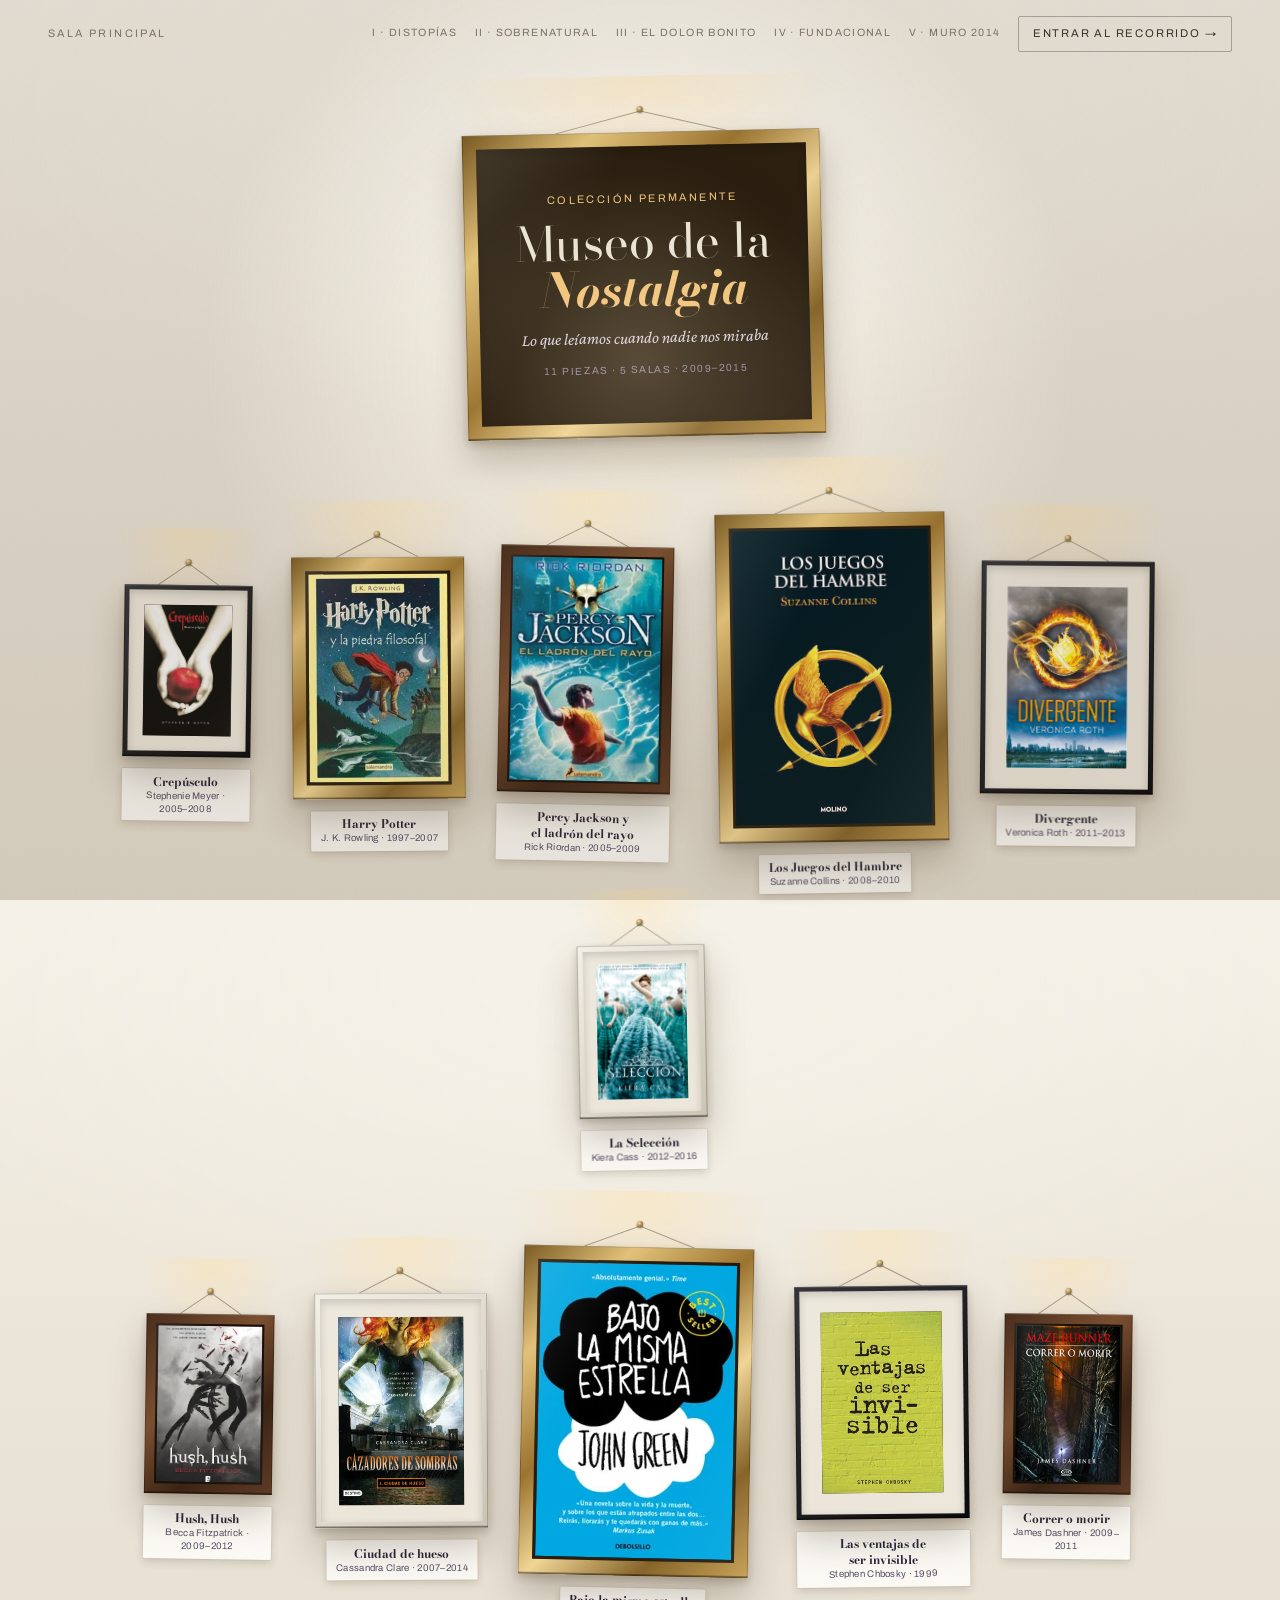
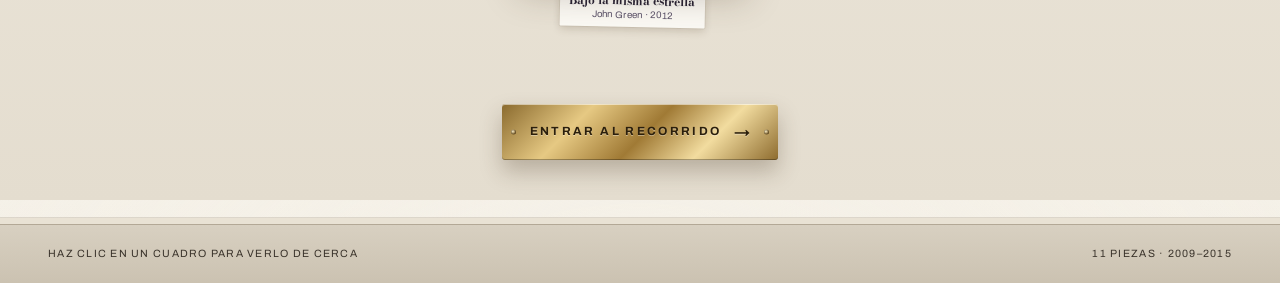
<file: index.html>
<!doctype html>
<html lang="es">
<head>
<meta charset="utf-8">
<meta name="viewport" content="width=device-width, initial-scale=1, viewport-fit=cover">
<title>Museo de la Nostalgia</title>
<meta name="description" content="Museo virtual de la literatura juvenil que marcó a la generación de Wattpad, 2009–2015.">
<link rel="preconnect" href="https://fonts.googleapis.com">
<link rel="preconnect" href="https://fonts.gstatic.com" crossorigin>
<link rel="stylesheet" href="https://fonts.googleapis.com/css2?family=Bodoni+Moda:ital,opsz,wght@0,6..96,400;0,6..96,500;0,6..96,700;1,6..96,400;1,6..96,700&family=Crimson+Pro:ital,wght@0,400;0,500;1,400&family=Archivo:wght@400;500;700&display=swap">
<link rel="stylesheet" href="base.css?v=4">
<link rel="stylesheet" href="pared.css?v=4">
</head>
<body>

<div class="linterna" aria-hidden="true"></div>

<header class="barra-pared">
  <p class="kicker">Sala principal</p>
  <nav class="menu-pared" aria-label="Salas del museo">
    <a href="recorrido.html#sala-distopias">I · Distopías</a>
    <a href="recorrido.html#sala-sobrenatural">II · Sobrenatural</a>
    <a href="recorrido.html#sala-dolor">III · El dolor bonito</a>
    <a href="recorrido.html#sala-fundacional">IV · Fundacional</a>
    <a href="muro.html">V · Muro 2014</a>
    <a class="ir-recorrido" href="recorrido.html">Entrar al recorrido <span aria-hidden="true">→</span></a>
  </nav>
</header>

<!-- Los cuadros se cuelgan desde js/pared.js con los datos de js/coleccion.js -->
<main class="pared" id="pared" aria-label="Pared de la colección"></main>

<footer class="zocalo">
  <p>Haz clic en un cuadro para verlo de cerca</p>
  <p id="conteo"></p>
</footer>

<script src="coleccion.js?v=4"></script>
<script src="portada.js?v=4"></script>
<script src="pared.js?v=4"></script>
</body>
</html>
</file>
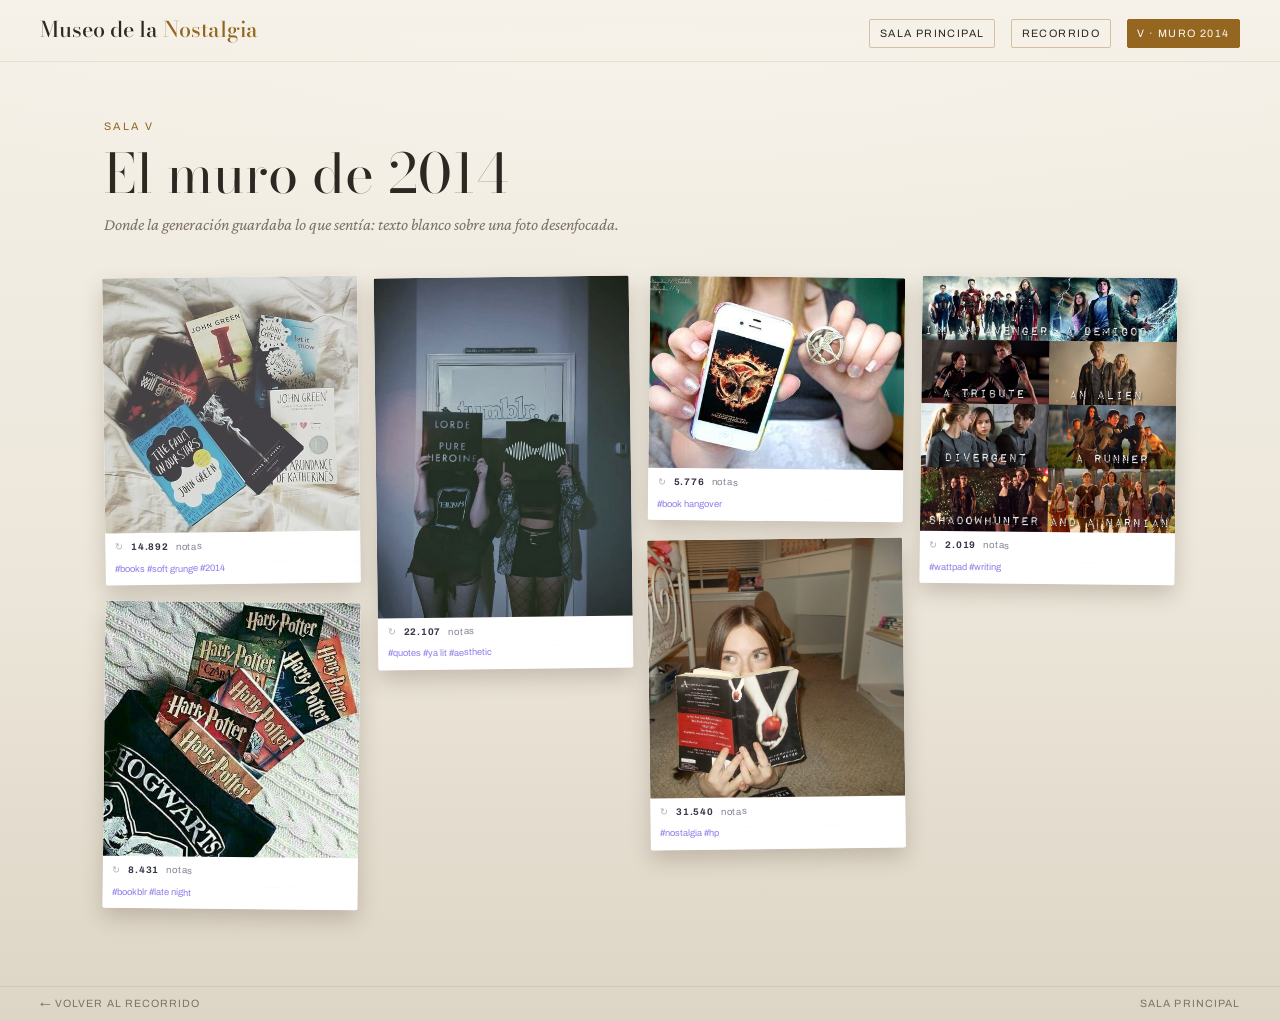
<file: muro.html>
<!doctype html>
<html lang="es">
<head>
<meta charset="utf-8">
<meta name="viewport" content="width=device-width, initial-scale=1, viewport-fit=cover">
<title>Muro 2014 · Museo de la Nostalgia</title>
<meta name="description" content="Sala V del Museo de la Nostalgia: el muro de Tumblr de 2014.">
<link rel="preconnect" href="https://fonts.googleapis.com">
<link rel="preconnect" href="https://fonts.gstatic.com" crossorigin>
<link rel="stylesheet" href="https://fonts.googleapis.com/css2?family=Bodoni+Moda:ital,opsz,wght@0,6..96,400;0,6..96,500;0,6..96,700;1,6..96,400;1,6..96,700&family=Crimson+Pro:ital,wght@0,400;0,500;1,400&family=Archivo:wght@400;500;700&display=swap">
<link rel="stylesheet" href="base.css?v=4">
<link rel="stylesheet" href="recorrido.css?v=4">
<link rel="stylesheet" href="muro.css?v=4">
</head>
<body>

<header class="barra">
  <a class="marca" href="index.html" title="Volver a la sala principal">Museo de la <em>Nostalgia</em></a>
  <nav class="menu" aria-label="Menú del museo">
    <a class="menu-link" href="index.html">Sala principal</a>
    <a class="menu-link" href="recorrido.html">Recorrido</a>
    <a class="menu-link activo" href="muro.html" aria-current="page">V · Muro 2014</a>
  </nav>
</header>

<main class="sala-muro">
  <header class="cabeza-muro">
    <p class="kicker" id="muro-num"></p>
    <h1 id="muro-nombre"></h1>
    <p class="lema" id="muro-lema"></p>
  </header>
  <!-- Las fotos se cuelgan desde muro.js con los datos de coleccion.js -->
  <div class="tablero" id="tablero"></div>
  <p class="cita" id="muro-nota" hidden></p>
</main>

<footer class="pie">
  <a class="volver" href="recorrido.html">← Volver al recorrido</a>
  <a class="volver" href="index.html">Sala principal</a>
</footer>

<script src="coleccion.js?v=4"></script>
<script src="muro.js?v=4"></script>
</body>
</html>
</file>
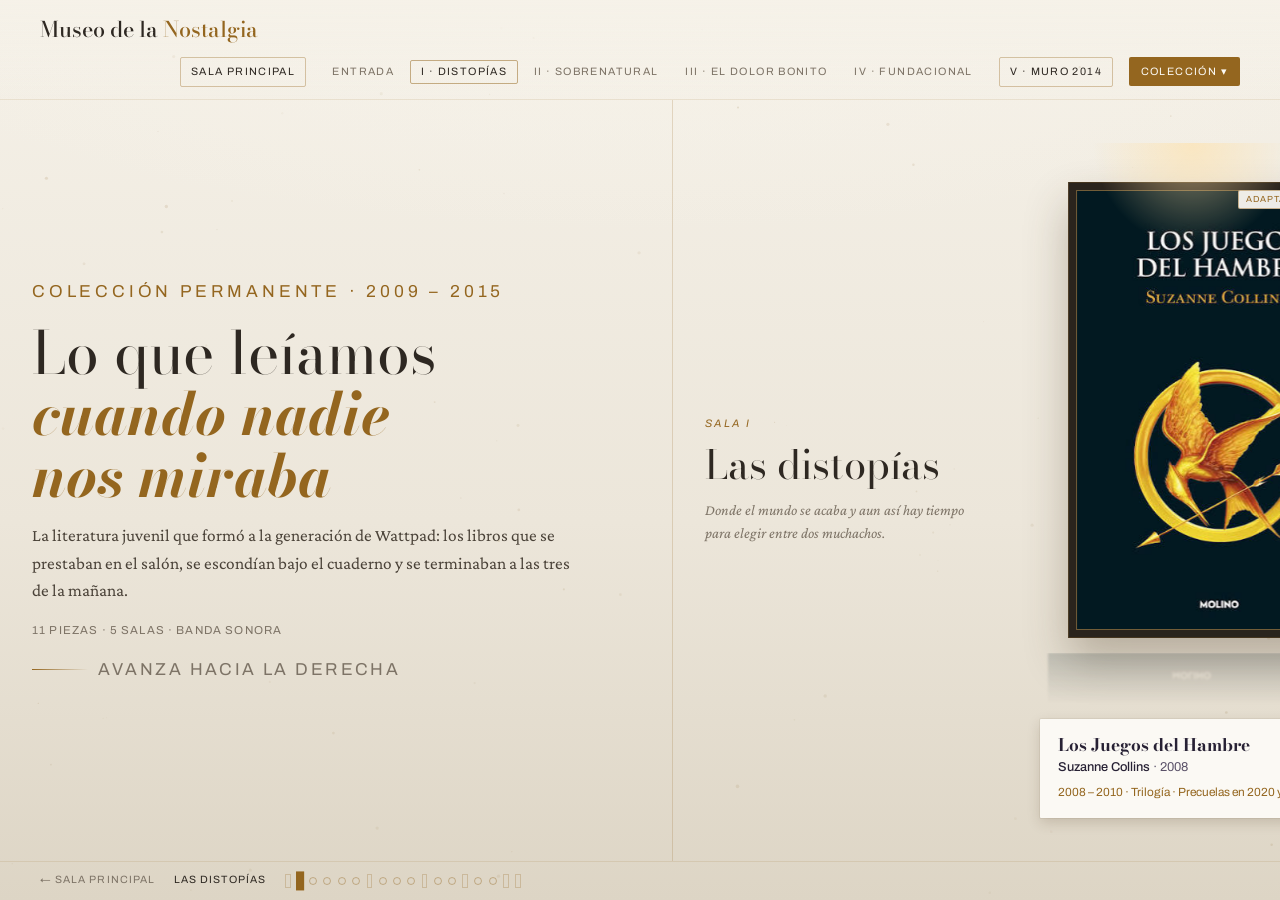
<file: recorrido.html>
<!doctype html>
<html lang="es">
<head>
<meta charset="utf-8">
<meta name="viewport" content="width=device-width, initial-scale=1, viewport-fit=cover">
<title>Recorrido · Museo de la Nostalgia</title>
<meta name="description" content="Recorrido por las salas del Museo de la Nostalgia: literatura juvenil de 2009 a 2015.">
<link rel="preconnect" href="https://fonts.googleapis.com">
<link rel="preconnect" href="https://fonts.gstatic.com" crossorigin>
<link rel="stylesheet" href="https://fonts.googleapis.com/css2?family=Bodoni+Moda:ital,opsz,wght@0,6..96,400;0,6..96,500;0,6..96,700;1,6..96,400;1,6..96,700&family=Crimson+Pro:ital,wght@0,400;0,500;1,400&family=Archivo:wght@400;500;700&display=swap">
<link rel="stylesheet" href="base.css?v=4">
<link rel="stylesheet" href="recorrido.css?v=4">
</head>
<body>

<canvas id="polvo" aria-hidden="true"></canvas>

<header class="barra">
  <a class="marca" href="index.html" title="Volver a la sala principal">Museo de la <em>Nostalgia</em></a>
  <nav class="menu" aria-label="Menú del museo">
    <a class="menu-link" href="index.html">Sala principal</a>
    <div class="salas" id="salas"></div>
    <a class="menu-link" href="muro.html">V · Muro 2014</a>
    <details class="indice" id="indice">
      <summary>Colección</summary>
      <ul class="indice-lista" id="indice-lista"></ul>
    </details>
  </nav>
</header>

<!-- Las salas se arman desde js/coleccion.js -->
<main class="sala" id="sala" tabindex="0" aria-label="Recorrido del museo"></main>

<footer class="pie">
  <a class="volver" href="index.html">← Sala principal</a>
  <span id="ubicacion">Entrada</span>
  <div class="plano" id="plano" role="group" aria-label="Plano del museo"></div>
</footer>

<div class="vitrina" id="vitrina" role="dialog" aria-modal="true" aria-labelledby="vitrina-titulo" data-abierta="false">
  <button class="cerrar" id="cerrar" type="button" aria-label="Cerrar pieza">✕</button>
  <div class="vitrina-caja">
    <div class="vitrina-marco" id="vitrina-marco"></div>
    <div class="vitrina-texto">
      <p class="num" id="vitrina-sala"></p>
      <h2 id="vitrina-titulo"></h2>
      <p class="credito" id="vitrina-credito"></p>
      <p class="saga" id="vitrina-saga"></p>
      <div id="vitrina-cuerpo"></div>

      <section class="bloque" id="bloque-autor">
        <h4>El autor</h4>
        <div class="autor-cabeza">
          <img class="autor-foto" id="autor-foto" alt="" hidden>
          <div>
            <p class="autor-nombre" id="autor-nombre"></p>
            <p class="film-meta" id="autor-origen"></p>
          </div>
        </div>
        <p id="autor-texto"></p>
        <p class="film-meta" id="autor-obras"></p>
      </section>

      <section class="bloque">
        <h4>La adaptación</h4>
        <p id="vitrina-film"></p>
        <p class="film-meta" id="vitrina-film-meta"></p>
      </section>

      <section class="bloque" id="bloque-pistas">
        <h4>Banda sonora</h4>
        <div class="spotify" id="vitrina-spotify" hidden></div>
        <ul class="pistas" id="vitrina-pistas"></ul>
      </section>

      <section class="bloque">
        <h4>Ficha técnica</h4>
        <dl class="ficha" id="vitrina-ficha"></dl>
      </section>

      <div class="acciones">
        <button type="button" id="anterior">← Pieza anterior</button>
        <button type="button" id="siguiente">Siguiente pieza →</button>
      </div>
    </div>
  </div>
</div>

<script src="coleccion.js?v=4"></script>
<script src="portada.js?v=4"></script>
<script src="recorrido.js?v=4"></script>
</body>
</html>
</file>
<file: base.css>
/* ==========================================================================
   MUSEO DE LA NOSTALGIA · base compartida por las dos páginas
   Tema único y deliberado: museo de noche (no se invierte en modo claro).
   Cambiar la paleta del museo entero = cambiar estas variables.
   ========================================================================== */

:root {
  --muro: #15121d;
  --muro-alto: #1f1a2b;
  --piso: #0c0a12;
  --luz: #f0c279;
  --cartela: #e9e3d5;
  --tinta: #272134;
  --tinta-suave: #5a5168;
  --texto: #d9d3e3;
  --tenue: #8d85a1;
  --acento: #c8657e;

  --display: "Bodoni Moda", "Didot", Georgia, serif;
  --cuerpo: "Crimson Pro", Georgia, serif;
  --util: "Archivo", "Helvetica Neue", Arial, sans-serif;

  --grano: url("data:image/svg+xml,%3Csvg xmlns='http://www.w3.org/2000/svg' width='140' height='140'%3E%3Cfilter id='n'%3E%3CfeTurbulence type='fractalNoise' baseFrequency='.85' numOctaves='3' stitchTiles='stitch'/%3E%3C/filter%3E%3Crect width='140' height='140' filter='url(%23n)' opacity='.55'/%3E%3C/svg%3E");

  color-scheme: dark;
}

*, *::before, *::after { box-sizing: border-box; }

html { height: 100%; }

body {
  margin: 0;
  color: var(--texto);
  background: var(--muro);
  font-family: var(--cuerpo);
  font-size: 16px;
  line-height: 1.6;
  -webkit-font-smoothing: antialiased;
}

img { max-width: 100%; }
[hidden] { display: none !important; }
:focus-visible { outline: 2px solid var(--luz); outline-offset: 3px; }

.kicker {
  font-family: var(--util);
  font-size: .68rem;
  letter-spacing: .22em;
  text-transform: uppercase;
  color: var(--luz);
  margin: 0;
}

/* --------------------------------------------------------------------------
   LIENZOS: la obra abstracta de cada pieza (y el soporte de su portada)
   -------------------------------------------------------------------------- */
.lienzo {
  position: relative;
  display: block;
  overflow: hidden;
  background: linear-gradient(165deg, var(--c1), var(--c2));
}
.lienzo::before { content: ""; position: absolute; inset: 0; opacity: .85; }
.lienzo::after {
  content: ""; position: absolute; inset: 0;
  background: radial-gradient(ellipse at 50% 0%, rgba(255,255,255,.18), transparent 66%);
}

.m-brasas::before { background: radial-gradient(circle at 30% 80%, rgba(255,190,90,.75) 0 6%, transparent 7%), radial-gradient(circle at 62% 62%, rgba(255,150,60,.6) 0 4%, transparent 5%), radial-gradient(circle at 46% 38%, rgba(255,225,170,.5) 0 3%, transparent 4%), radial-gradient(circle at 72% 86%, rgba(255,170,70,.5) 0 5%, transparent 6%); }
.m-anillos::before { background: repeating-radial-gradient(circle at 50% 55%, transparent 0 16px, rgba(255,255,255,.22) 16px 17px); }
.m-rejilla::before { background: repeating-linear-gradient(90deg, transparent 0 22px, rgba(255,255,255,.18) 22px 23px), repeating-linear-gradient(0deg, transparent 0 22px, rgba(255,255,255,.12) 22px 23px); }
.m-seda::before { background: repeating-linear-gradient(115deg, rgba(255,255,255,.14) 0 2px, transparent 2px 16px); }
.m-luna::before { background: radial-gradient(circle at 50% 36%, rgba(255,255,255,.55) 0 18%, transparent 19%), radial-gradient(circle at 62% 30%, var(--c1) 0 17%, transparent 18%); }
.m-trazos::before { background: repeating-linear-gradient(58deg, rgba(255,255,255,.2) 0 1px, transparent 1px 13px), repeating-linear-gradient(-58deg, rgba(255,255,255,.1) 0 1px, transparent 1px 19px); }
.m-ala::before { background: conic-gradient(from 210deg at 50% 70%, transparent 0 18%, rgba(255,255,255,.2) 25%, transparent 40%, rgba(255,255,255,.14) 55%, transparent 70%); }
.m-horizonte::before { background: linear-gradient(0deg, rgba(0,0,0,.45) 0 34%, transparent 34%), radial-gradient(circle at 50% 34%, rgba(255,255,255,.4) 0 9%, transparent 10%); }
.m-arco::before { background: radial-gradient(circle at 50% 110%, transparent 0 44%, rgba(255,255,255,.28) 44% 46%, transparent 47%), radial-gradient(circle at 50% 110%, transparent 0 64%, rgba(255,255,255,.16) 64% 66%, transparent 67%); }

/* Foto de portada: cubre la obra abstracta cuando existe */
.lienzo .portada {
  position: absolute; inset: 0; z-index: 2;
  width: 100%; height: 100%;
  object-fit: cover;
}

@media (prefers-reduced-motion: reduce) {
  *, *::before, *::after {
    animation-duration: .01ms !important;
    animation-iteration-count: 1 !important;
    transition-duration: .01ms !important;
    scroll-behavior: auto !important;
  }
}
</file>
<file: pared.css>
/* ==========================================================================
   SALA PRINCIPAL · la pared
   Colgado tipo salón: cuadros de distintos tamaños y molduras alineados
   por una línea central, cada uno con su alambre, su clavo y su luz.
   Una linterna sigue al cursor por la pared.
   ========================================================================== */

/* Pared de museo: pintura blanco hueso, luz cálida de techo */
:root {
  --pared: #ece6da;
  --pared-clara: #f5f1e8;
  --pared-sombra: #d8d0c1;
  --pared-tinta: #3a332b;
  --pared-tenue: #7d7366;
  --sombra-cuadro: rgba(70,52,30,.28);
  color-scheme: light;
}

body {
  min-height: 100vh;
  overflow-x: clip;
  display: flex;
  flex-direction: column;
  color: var(--pared-tinta);
  background:
    radial-gradient(ellipse 85% 55% at 50% 10%, var(--pared-clara), transparent 70%),
    linear-gradient(180deg, var(--pared-clara) 0%, var(--pared) 45%, #e4ddcf 100%);
  background-color: var(--pared);
}
/* textura de muro pintado */
body::before {
  content: ""; position: fixed; inset: 0; z-index: 0; pointer-events: none;
  background-image: var(--grano); opacity: .05; mix-blend-mode: multiply;
}

/* linterna: luz cálida que sigue al cursor, la pared se apaga apenas en los bordes */
.linterna {
  position: fixed; inset: 0; z-index: 5; pointer-events: none;
  background: radial-gradient(circle clamp(18rem, 34vw, 32rem) at var(--x, 50%) var(--y, 40%),
    rgba(255,236,200,.22), rgba(255,236,200,0) 45%, rgba(90,70,45,.12) 100%);
}

/* ---------- cabecera ---------- */
.barra-pared {
  position: relative; z-index: 6;
  display: flex; flex-wrap: wrap; align-items: center; justify-content: space-between; gap: .6rem 1.5rem;
  padding-block: 1rem;
  padding-inline: clamp(16px, 4vw, 3rem);
}
.barra-pared .kicker { color: var(--pared-tenue); }
.ir-recorrido {
  font-family: var(--util); font-size: .7rem; letter-spacing: .16em; text-transform: uppercase;
  color: var(--pared-tinta); text-decoration: none;
  border: 1px solid rgba(58,51,43,.35); border-radius: 2px; padding: .5rem .85rem;
  transition: background .25s, color .25s;
}
.ir-recorrido:hover { background: var(--pared-tinta); color: var(--pared-clara); }

/* ---------- la pared ---------- */
.pared {
  position: relative; z-index: 1; flex: 1;
  overflow-x: clip;
  display: flex; flex-direction: column; align-items: center;
  gap: clamp(3.5rem, 6vw, 5.5rem);
  padding-block: clamp(2.5rem, 5vw, 4rem) clamp(3rem, 5vw, 4.5rem);
  padding-inline: clamp(16px, 4vw, 3rem);
}
.fila {
  display: flex; flex-wrap: wrap; justify-content: center; align-items: center;
  gap: clamp(3rem, 4vw, 4rem) clamp(1.4rem, 3vw, 3rem);
  max-width: 86rem;
}

/* ---------- el cuadro ---------- */
.cuadro {
  --ancho: 10rem;
  position: relative;
  display: flex; flex-direction: column; align-items: center; gap: .75rem;
  width: var(--ancho);
  color: inherit; text-decoration: none;
  transform: rotate(var(--giro, 0deg));
  transform-origin: 50% -1.4rem;               /* gira desde el clavo */
  transition: transform .6s cubic-bezier(.2,.7,.3,1);
  animation: colgar 1.2s cubic-bezier(.3,1.3,.5,1) backwards;
  animation-delay: calc(var(--i, 0) * 70ms);
}
.cuadro[data-tam="s"]  { --ancho: clamp(6.5rem, 10vw, 9rem); }
.cuadro[data-tam="m"]  { --ancho: clamp(8rem, 13.5vw, 12rem); }
.cuadro[data-tam="l"]  { --ancho: clamp(10rem, 18vw, 16rem); }
.cuadro[data-tam="xl"] { --ancho: clamp(16rem, 30vw, 26rem); }

@keyframes colgar {
  0%   { transform: translateY(-.9rem) rotate(calc(var(--giro, 0deg) * -3 + 2deg)); }
  55%  { transform: translateY(0) rotate(calc(var(--giro, 0deg) * 1.8)); }
  100% { transform: rotate(var(--giro, 0deg)); }
}

a.cuadro:hover, a.cuadro:focus-visible { transform: rotate(0deg) translateY(-3px); }

/* luz de cuadro sobre la pared */
.cuadro::before {
  content: ""; position: absolute; top: -3.5rem; left: 50%; z-index: -1;
  width: 160%; height: 75%; transform: translateX(-50%); pointer-events: none;
  background: radial-gradient(ellipse 48% 62% at 50% 0%, rgba(255,226,170,.55), transparent 72%);
  transition: opacity .4s; opacity: .8;
}
a.cuadro:hover::before, a.cuadro:focus-visible::before { opacity: 1; }

/* alambre y clavo */
.colgador {
  position: absolute; top: -1.45rem; left: 50%; transform: translateX(-50%);
  width: 52%; height: 1.45rem; pointer-events: none;
}
.colgador svg { display: block; width: 100%; height: 100%; overflow: visible; }
.colgador polyline { fill: none; stroke: rgba(80,66,48,.45); stroke-width: 1; }
.colgador i {
  position: absolute; top: -.18rem; left: 50%; transform: translateX(-50%);
  width: .38rem; height: .38rem; border-radius: 50%;
  background: radial-gradient(circle at 35% 35%, #f3dfae, #8a6a2e 70%);
  box-shadow: 0 1px 2px rgba(0,0,0,.6);
}

/* moldura */
.marco {
  --grosor: .5rem;
  --moldura: #222;
  --paspartu: 0;
  position: relative; display: block; width: 100%;
  padding: var(--grosor);
  background: var(--moldura);
  box-shadow:
    0 1.2rem 2.2rem var(--sombra-cuadro),
    0 .25rem .5rem rgba(70,52,30,.22),
    inset 0 1px 0 rgba(255,255,255,.22),
    inset 0 -2px 0 rgba(0,0,0,.35),
    inset 0 0 0 1px rgba(0,0,0,.25);
}
/* vidrio: un reflejo diagonal sobre la foto */
.marco::after {
  content: ""; position: absolute; inset: var(--grosor); z-index: 3; pointer-events: none;
  background: linear-gradient(118deg, rgba(255,255,255,.11) 0%, rgba(255,255,255,0) 32%, rgba(255,255,255,0) 72%, rgba(255,255,255,.05) 100%);
}
.cuadro[data-marco="dorado"] .marco {
  --grosor: clamp(.55rem, 1.1vw, .95rem);
  --moldura: linear-gradient(135deg, #7a5a22 0%, #e2c27a 20%, #9b7430 42%, #f0d595 60%, #86642a 80%, #c9a35a 100%);
}
.cuadro[data-marco="negro"] .marco {
  --grosor: .32rem;
  --moldura: linear-gradient(135deg, #34343a, #0b0b0d);
  --paspartu: 13%;
}
.cuadro[data-marco="blanco"] .marco {
  --grosor: .38rem;
  --moldura: linear-gradient(135deg, #f4f0e7, #cbc4b3);
  --paspartu: 11%;
}
.cuadro[data-marco="madera"] .marco {
  --grosor: .62rem;
  --moldura: linear-gradient(135deg, #4a2e1c, #7a4f31 38%, #3b2414 68%, #5e3b24);
}

/* paspartú: el cartón claro entre moldura y foto */
.paspartu {
  display: block;
  padding: var(--paspartu);
  background: #ece6da;
  box-shadow: inset 0 .2rem .5rem rgba(0,0,0,.18);
}
.cuadro[data-marco="dorado"] .paspartu { padding: 3px; background: #2a1f10; }
.cuadro[data-marco="madera"] .paspartu { padding: 2px; background: #1c120b; }

.cuadro .lienzo { aspect-ratio: 2 / 3; width: 100%; }

/* título visible solo mientras no haya foto de portada */
.lienzo-titulo {
  position: absolute; left: 0; right: 0; bottom: 0; z-index: 1;
  padding: .7rem .6rem .65rem;
  font-family: var(--display); font-weight: 500; font-style: italic;
  font-size: clamp(.72rem, 1.1vw, .95rem); line-height: 1.15;
  color: var(--cartela); text-align: center; text-wrap: balance;
  background: linear-gradient(0deg, rgba(0,0,0,.5), transparent);
}
.con-foto .lienzo-titulo { display: none; }

/* cartelita bajo cada cuadro */
.cuadro .cartela {
  max-width: 100%;
  display: flex; flex-direction: column; align-items: center;
  background: #fbf9f4; color: var(--tinta-suave);
  padding: .32rem .6rem .36rem; border-radius: 1px;
  box-shadow: 0 .2rem .5rem rgba(70,52,30,.18), 0 0 0 1px rgba(70,52,30,.06);
  font-family: var(--util); font-size: .6rem; line-height: 1.35; letter-spacing: .03em;
  text-align: center;
}
.cuadro .cartela b {
  font-family: var(--display); font-weight: 700; font-size: .74rem; letter-spacing: 0;
  color: var(--tinta); text-wrap: balance;
}

/* ---------- cuadros especiales ---------- */
.placa .paspartu {
  padding: 0;
  background: radial-gradient(ellipse at 50% 0%, #2e2542, #120e1b 78%);
}
.placa-contenido {
  display: flex; flex-direction: column; align-items: center; gap: .7rem;
  padding: clamp(1.5rem, 3.2vw, 2.6rem) clamp(1rem, 2.5vw, 2rem);
  text-align: center;
}
.placa h1 {
  margin: 0; font-family: var(--display); font-weight: 300;
  font-size: clamp(1.9rem, 3.7vw, 3.2rem); line-height: 1;
  color: var(--cartela); text-wrap: balance;
}
.placa h1 em { display: block; font-style: italic; font-weight: 700; color: var(--luz); }
.placa .lema { margin: 0; font-style: italic; font-size: clamp(.92rem, 1.3vw, 1.06rem); color: var(--texto); }
.placa .meta { margin: 0; font-family: var(--util); font-size: .64rem; letter-spacing: .14em; text-transform: uppercase; color: var(--tenue); font-variant-numeric: tabular-nums; }

.texto-enmarcado {
  display: flex; flex-direction: column; align-items: center; justify-content: center; gap: .55rem;
  padding: clamp(1rem, 2vw, 1.5rem) .8rem;
  color: var(--tinta); text-align: center;
}
.anios {
  font-family: var(--display); font-weight: 300; font-size: clamp(1.4rem, 2.4vw, 2rem); line-height: 1;
  display: flex; flex-direction: column; align-items: center; gap: .15rem;
  font-variant-numeric: lining-nums;
}
.anios i { font-style: normal; font-size: .6em; color: var(--acento); }
.pie-texto {
  font-family: var(--util); font-size: .56rem; letter-spacing: .16em; text-transform: uppercase;
  color: var(--tinta-suave);
}
.texto-enmarcado q {
  font-family: var(--cuerpo); font-style: italic; font-size: clamp(.84rem, 1.15vw, .98rem); line-height: 1.45;
  quotes: "«" "»"; text-wrap: balance;
}

/* placa de bronce para entrar */
.entrada-bronce { position: relative; z-index: 1; display: flex; justify-content: center; }
.placa-bronce {
  position: relative;
  display: inline-flex; align-items: center; gap: .8rem;
  padding: .95rem 1.7rem;
  border-radius: 3px;
  background: linear-gradient(135deg, #8a6a2e, #e6c983 28%, #a07a35 52%, #f2dc9f 74%, #8e6c2f);
  color: #2b1f0c; text-decoration: none;
  font-family: var(--util); font-weight: 700; font-size: .74rem; letter-spacing: .2em; text-transform: uppercase;
  text-shadow: 0 1px 0 rgba(255,255,255,.35);
  box-shadow: 0 .7rem 1.4rem var(--sombra-cuadro), inset 0 1px 0 rgba(255,255,255,.55), inset 0 -1px 0 rgba(0,0,0,.3);
  transition: filter .3s, transform .3s;
}
.placa-bronce::before, .placa-bronce::after {
  content: ""; position: absolute; top: 50%; width: .32rem; height: .32rem; border-radius: 50%;
  transform: translateY(-50%);
  background: radial-gradient(circle at 35% 35%, #fff2c9, #6f5220 75%);
  box-shadow: inset 0 0 0 1px rgba(0,0,0,.2);
}
.placa-bronce::before { left: .55rem; }
.placa-bronce::after { right: .55rem; }
.placa-bronce:hover, .placa-bronce:focus-visible { filter: brightness(1.12); transform: translateY(-2px); }
.placa-bronce span { font-size: 1rem; letter-spacing: 0; }

/* ---------- zócalo ---------- */
.zocalo {
  position: relative; z-index: 6;
  display: flex; flex-wrap: wrap; align-items: center; justify-content: space-between; gap: .5rem 1.5rem;
  padding-block: 1.3rem calc(1.3rem + env(safe-area-inset-bottom, 0px));
  padding-inline: clamp(16px, 4vw, 3rem);
  background: linear-gradient(180deg, var(--pared-sombra), #cbc2b1);
  border-top: 1px solid rgba(70,52,30,.18);
  box-shadow: 0 -6px 0 #e9e2d4, 0 -7px 0 rgba(70,52,30,.14);
  font-family: var(--util); font-size: .66rem; letter-spacing: .12em; text-transform: uppercase; color: var(--pared-tinta);
}
.zocalo p { margin: 0; }

/* sin cursor (celulares, tabletas): luz fija y suave */
@media (hover: none) {
  .linterna { background: radial-gradient(ellipse 90% 70% at 50% 35%, rgba(90,70,45,0) 55%, rgba(90,70,45,.1) 100%); }
}

/* ---------- celular ---------- */
@media (max-width: 640px) {
  .pared {
    flex-direction: row; flex-wrap: wrap; justify-content: center; align-items: flex-start;
    gap: 3.2rem 1.25rem;
  }
  .fila { display: contents; }
  .cuadro[data-tam] { --ancho: calc(50% - .625rem); }
  .cuadro.placa { --ancho: 100%; order: -2; }
  .entrada-bronce { width: 100%; order: -1; }
}

/* menú superior de la sala principal */
.menu-pared { display: flex; flex-wrap: wrap; align-items: center; gap: .3rem 1.1rem; }
.menu-pared a:not(.ir-recorrido) {
  font-family: var(--util); font-size: .66rem; letter-spacing: .13em; text-transform: uppercase;
  color: var(--pared-tenue); text-decoration: none; padding: .3rem 0; border-bottom: 1px solid transparent;
}
.menu-pared a:not(.ir-recorrido):hover { color: var(--pared-tinta); border-bottom-color: currentColor; }
.cuadro[data-tam="xl"] { --ancho: clamp(16rem, 28vw, 24rem); }
</file>
<file: recorrido.css>
/* ==========================================================================
   RECORRIDO · sala en scroll horizontal
   Muro con luz de cuadro, piso con reflejo, polvo en canvas y vitrina
   ampliada con adaptación, banda sonora y audioguía.
   ========================================================================== */

html, body { height: 100%; }

body {
  display: flex;
  flex-direction: column;
  overflow: hidden;
  background:
    radial-gradient(ellipse 120% 60% at 50% -10%, rgba(148,102,31,.07), transparent 60%),
    linear-gradient(180deg, var(--muro-alto) 0%, var(--muro) 46%, var(--piso) 100%);
  background-color: var(--muro);
}

#polvo { position: fixed; inset: 0; z-index: 0; pointer-events: none; opacity: .5; }

/* ---------- cabecera ---------- */
.barra {
  position: relative; z-index: 20; flex: 0 0 auto;
  display: flex; flex-wrap: wrap; align-items: baseline; gap: .6rem 1.5rem;
  padding-block: .8rem;
  padding-inline: clamp(16px, 4vw, 2.5rem);
  border-bottom: 1px solid rgba(148,102,31,.13);
  background: linear-gradient(180deg, rgba(31,26,43,.9), rgba(21,18,29,0));
}
.marca {
  font-family: var(--display); font-weight: 500;
  font-size: clamp(1.05rem, 2.4vw, 1.35rem);
  color: var(--cartela); text-decoration: none;
}
.marca em { font-style: normal; color: var(--luz); }
.marca:hover em { text-decoration: underline; text-underline-offset: 4px; }
.salas { display: flex; flex-wrap: wrap; gap: .35rem; margin-left: auto; min-width: 0; }
.salas button {
  font-family: var(--util); font-size: .67rem; letter-spacing: .13em; text-transform: uppercase;
  color: var(--tenue); background: none; border: 1px solid transparent; border-radius: 2px;
  padding: .33rem .6rem; cursor: pointer; transition: color .25s, border-color .25s;
}
.salas button:hover { color: var(--luz); border-color: rgba(148,102,31,.33); }
.salas button[aria-current="true"] { color: var(--cartela); border-color: rgba(148,102,31,.5); }

/* ---------- la sala ---------- */
.sala {
  position: relative; z-index: 2; flex: 1; min-height: 0;
  display: flex; align-items: stretch;
  overflow-x: auto; overflow-y: hidden;
  scroll-snap-type: x proximity; scroll-behavior: smooth;
  scrollbar-width: none;
}
.sala::-webkit-scrollbar { display: none; }
.panel {
  flex: 0 0 auto; scroll-snap-align: center; min-width: 0;
  display: flex; flex-direction: column; justify-content: center;
  padding: clamp(1rem, 2.5vw, 2rem) clamp(16px, 2.5vw, 2rem);
}

/* entrada */
.entrada { max-width: min(92vw, 42rem); gap: 1rem; }
.entrada h1 {
  font-family: var(--display); font-weight: 300;
  font-size: clamp(2rem, 5.6vw, 3.7rem); line-height: 1.04;
  margin: 0; color: var(--cartela); text-wrap: balance;
}
.entrada h1 span { display: block; font-weight: 700; font-style: italic; color: var(--luz); }
.entrada p { margin: 0; max-width: 34rem; font-size: clamp(.96rem, 1.5vw, 1.08rem); }
.entrada .meta { font-family: var(--util); font-size: .72rem; letter-spacing: .1em; color: var(--tenue); text-transform: uppercase; }
.avanza { display: flex; align-items: center; gap: .6rem; font-family: var(--util); font-size: .72rem; letter-spacing: .14em; text-transform: uppercase; color: var(--tenue); }
.avanza i { display: block; width: 3.5rem; height: 1px; background: linear-gradient(90deg, var(--luz), transparent); animation: deslizar 2.6s ease-in-out infinite; }
@keyframes deslizar { 0%, 100% { transform: translateX(0); opacity: .5; } 50% { transform: translateX(.5rem); opacity: 1; } }

/* rótulo de ala */
.rotulo { max-width: min(80vw, 21rem); gap: .7rem; border-left: 1px solid rgba(148,102,31,.2); }
.rotulo .num { font-family: var(--util); font-size: .68rem; letter-spacing: .22em; text-transform: uppercase; color: var(--luz); margin: 0; }
.rotulo h2 { font-family: var(--display); font-weight: 300; font-size: clamp(1.6rem, 3.8vw, 2.5rem); line-height: 1.1; margin: 0; color: var(--cartela); text-wrap: balance; }
.rotulo p { margin: 0; font-size: .93rem; color: var(--tenue); font-style: italic; }

/* ---------- pieza ---------- */
.pieza { width: min(84vw, 23rem); gap: .9rem; }
.obra {
  position: relative; display: block; width: 100%;
  padding: 2.4rem 0 0; border: 0; background: none;
  text-align: left; cursor: pointer; color: inherit;
}
.obra::before {
  content: ""; position: absolute; top: 0; left: 50%; transform: translateX(-50%);
  width: 78%; height: 9rem; pointer-events: none; z-index: 1;
  background: radial-gradient(ellipse 58% 100% at 50% 0%, rgba(148,102,31,.26), transparent 72%);
  transition: opacity .45s ease; opacity: .75;
}
.obra:hover::before, .obra:focus-visible::before { opacity: 1; }
.marco {
  position: relative; display: block; aspect-ratio: 2 / 3; max-width: 100%;
  border: 1px solid rgba(148,102,31,.26);
  box-shadow: 0 1.6rem 3.2rem rgba(0,0,0,.6), inset 0 0 0 7px var(--muro-alto), inset 0 0 0 8px rgba(148,102,31,.18);
  overflow: hidden; background: var(--muro-alto);
  transition: transform .5s cubic-bezier(.2,.7,.3,1), box-shadow .5s;
  will-change: transform;
}
.marco .lienzo { position: absolute; inset: 8px; }
.obra:hover .marco, .obra:focus-visible .marco {
  box-shadow: 0 2rem 4rem rgba(0,0,0,.65), 0 0 2.5rem rgba(148,102,31,.14), inset 0 0 0 7px var(--muro-alto), inset 0 0 0 8px rgba(148,102,31,.3);
}
.reflejo {
  height: 3.2rem; margin-top: 1px; overflow: hidden; pointer-events: none;
  -webkit-mask-image: linear-gradient(180deg, rgba(0,0,0,.42), transparent);
  mask-image: linear-gradient(180deg, rgba(0,0,0,.42), transparent);
}
.reflejo .lienzo { aspect-ratio: 2 / 3; margin-inline: 8px; transform: scaleY(-1); filter: blur(1px); }
.entrar {
  position: absolute; left: 50%; bottom: .8rem; z-index: 3;
  transform: translateX(-50%) translateY(.4rem);
  font-family: var(--util); font-size: .6rem; letter-spacing: .16em; text-transform: uppercase;
  color: var(--muro); background: var(--luz); padding: .35rem .7rem; border-radius: 2px;
  opacity: 0; transition: opacity .35s, transform .35s; white-space: nowrap;
}
.obra:hover .entrar, .obra:focus-visible .entrar { opacity: .95; transform: translateX(-50%) translateY(0); }
.sello {
  position: absolute; top: 2.9rem; right: .5rem; z-index: 3;
  font-family: var(--util); font-size: .55rem; letter-spacing: .12em; text-transform: uppercase;
  padding: .22rem .45rem; border-radius: 2px;
  border: 1px solid rgba(148,102,31,.45); background: rgba(21,18,29,.78); color: var(--luz);
}
.sello[data-estado="no"] { border-color: rgba(200,101,126,.6); color: var(--acento); }

/* cartela */
.cartela { background: var(--cartela); color: var(--tinta); padding: .85rem 1rem; border-radius: 1px; box-shadow: 0 .5rem 1.2rem rgba(0,0,0,.45); font-family: var(--util); }
.cartela h3 { font-family: var(--display); font-weight: 700; font-size: 1.08rem; line-height: 1.2; margin: 0 0 .12rem; text-wrap: balance; }
.autor { font-size: .8rem; color: var(--tinta-suave); margin: 0; }
.autor b { font-weight: 500; color: var(--tinta); }

/* ---------- vitrina (pieza ampliada) ---------- */
.vitrina {
  position: fixed; inset: 0; z-index: 50; display: none;
  background: rgba(10,8,14,.94); backdrop-filter: blur(6px);
  padding: clamp(1rem, 4vh, 2.5rem) clamp(16px, 5vw, 3rem);
  overflow-y: auto;
}
.vitrina[data-abierta="true"] { display: block; animation: aparecer .35s ease both; }
@keyframes aparecer { from { opacity: 0; } to { opacity: 1; } }
.vitrina-caja {
  max-width: 54rem; margin: 0 auto; display: grid; gap: clamp(1.2rem, 3vw, 2.5rem);
  grid-template-columns: minmax(0, 13rem) minmax(0, 1fr); align-items: start;
  animation: subir .45s cubic-bezier(.2,.7,.3,1) both;
}
@keyframes subir { from { opacity: 0; transform: translateY(1.2rem); } to { opacity: 1; transform: none; } }
.vitrina-marco {
  position: relative; aspect-ratio: 2 / 3;
  border: 1px solid rgba(148,102,31,.3);
  box-shadow: 0 2rem 4rem rgba(0,0,0,.6), inset 0 0 0 8px var(--muro-alto), inset 0 0 0 9px rgba(148,102,31,.22);
  overflow: hidden; background: var(--muro-alto);
}
.vitrina-marco .lienzo { position: absolute; inset: 9px; }
.vitrina-texto { min-width: 0; }
.vitrina-texto .num { font-family: var(--util); font-size: .65rem; letter-spacing: .2em; text-transform: uppercase; color: var(--luz); margin: 0 0 .5rem; }
.vitrina-texto h2 { font-family: var(--display); font-weight: 300; font-size: clamp(1.7rem, 4.5vw, 2.6rem); line-height: 1.08; margin: 0 0 .3rem; color: var(--cartela); text-wrap: balance; }
.vitrina-texto .credito { font-family: var(--util); font-size: .85rem; color: var(--tenue); margin: 0 0 1.1rem; }
.vitrina-texto p.cuerpo { margin: 0 0 .9rem; max-width: 36rem; }
.bloque { margin-top: 1.4rem; border-top: 1px solid rgba(148,102,31,.18); padding-top: .95rem; }
.bloque h4 { font-family: var(--util); font-size: .63rem; letter-spacing: .17em; text-transform: uppercase; color: var(--luz); margin: 0 0 .55rem; }
.bloque p { margin: 0; font-size: .93rem; }
.bloque .film-meta { font-family: var(--util); font-size: .76rem; color: var(--tenue); margin-top: .4rem; letter-spacing: .04em; }
.ficha { display: grid; grid-template-columns: auto 1fr; gap: .3rem .9rem; margin: .2rem 0 0; font-family: var(--util); font-size: .78rem; }
.ficha dt { color: var(--luz); letter-spacing: .09em; text-transform: uppercase; font-size: .62rem; padding-top: .12rem; }
.ficha dd { margin: 0; }
.pistas { list-style: none; margin: 0; padding: 0; display: flex; flex-direction: column; }
.pistas li { display: flex; flex-wrap: wrap; align-items: baseline; gap: .2rem .6rem; padding: .4rem 0; border-bottom: 1px solid rgba(148,102,31,.08); font-family: var(--util); font-size: .84rem; }
.pistas li:last-child { border-bottom: 0; }
.pistas .n { font-size: .68rem; color: var(--tenue); min-width: 1.1rem; font-variant-numeric: tabular-nums; }
.pistas .t { color: var(--cartela); }
.pistas .a { color: var(--tenue); font-size: .78rem; }
.pistas a { margin-left: auto; color: var(--luz); text-decoration: none; font-size: .64rem; letter-spacing: .12em; text-transform: uppercase; white-space: nowrap; border-bottom: 1px solid transparent; }
.pistas a:hover { border-bottom-color: var(--luz); }
.acciones { display: flex; flex-wrap: wrap; gap: .6rem; margin-top: 1.5rem; }
.acciones button {
  font-family: var(--util); font-size: .68rem; letter-spacing: .13em; text-transform: uppercase; cursor: pointer;
  padding: .55rem .9rem; border-radius: 2px; border: 1px solid rgba(148,102,31,.4);
  background: none; color: var(--luz); transition: background .25s, color .25s;
}
.acciones button:hover { background: var(--luz); color: var(--muro); }
.acciones button.sonando { background: var(--acento); border-color: var(--acento); color: #fff; }
.cerrar {
  position: fixed; top: clamp(.8rem, 3vh, 1.6rem); right: clamp(16px, 4vw, 2rem); z-index: 51;
  background: rgba(21,18,29,.8); border: 1px solid rgba(148,102,31,.3); color: var(--luz);
  border-radius: 50%; width: 2.4rem; height: 2.4rem; font-size: 1.1rem; line-height: 1; cursor: pointer;
}
.cerrar:hover { background: var(--luz); color: var(--muro); }

/* ---------- ala V: muro 2014 ---------- */
.muro2014 { width: min(94vw, 58rem); gap: 1rem; }
.rejilla {
  display: grid; grid-template-columns: repeat(auto-fit, minmax(10.5rem, 1fr)); gap: .9rem;
  max-height: 62vh; overflow-y: auto; padding: .3rem; scrollbar-width: none;
}
.rejilla::-webkit-scrollbar { display: none; }
.post { margin: 0; background: #f7f5f1; border-radius: 2px; overflow: hidden; box-shadow: 0 .7rem 1.6rem rgba(0,0,0,.45); transition: transform .35s cubic-bezier(.2,.7,.3,1); }
.post:nth-child(odd) { transform: rotate(-.7deg); }
.post:nth-child(even) { transform: rotate(.6deg); }
.post:hover { transform: rotate(0) translateY(-.25rem); }
.foto {
  position: relative; aspect-ratio: 4 / 5; display: grid; place-items: center; padding: 1rem;
  background: linear-gradient(160deg, var(--f1), var(--f2));
  filter: saturate(.55) contrast(.9);
}
.foto::before { content: ""; position: absolute; inset: 0; background: linear-gradient(180deg, rgba(255,255,255,.14), rgba(0,0,0,.3)); }
.foto::after { content: ""; position: absolute; inset: 0; background-image: var(--grano); opacity: .28; mix-blend-mode: overlay; pointer-events: none; }
.foto span { position: relative; z-index: 1; color: #fff; text-align: center; font-family: var(--util); font-size: .82rem; line-height: 1.45; letter-spacing: .02em; text-shadow: 0 1px 6px rgba(0,0,0,.5); text-wrap: balance; }
.notas { display: flex; align-items: center; gap: .45rem; padding: .45rem .6rem; font-family: var(--util); font-size: .6rem; letter-spacing: .08em; color: #8a8294; background: #fff; }
.notas b { color: #3b3348; font-weight: 700; font-variant-numeric: tabular-nums; }
.notas i { font-style: normal; color: #b4acc0; }
.tags { margin: 0; font-family: var(--util); font-size: .58rem; color: #8b7fe8; padding: 0 .6rem .55rem; background: #fff; line-height: 1.5; overflow-wrap: anywhere; }

/* testimonios */
.testimonios { max-width: min(90vw, 33rem); gap: .9rem; }
.testimonios h2 { font-family: var(--display); font-weight: 300; font-size: clamp(1.5rem, 3.8vw, 2.2rem); margin: 0; color: var(--cartela); text-wrap: balance; }
.testimonios p { margin: 0; }
.cita { border-left: 2px solid var(--acento); padding-left: 1rem; font-style: italic; color: var(--tenue); font-size: .94rem; margin: 0; }
.pendiente { font-family: var(--util); font-size: .68rem; letter-spacing: .14em; text-transform: uppercase; color: var(--luz); border: 1px dashed rgba(148,102,31,.4); padding: .55rem .8rem; border-radius: 2px; margin: 0; }

/* ---------- pie con plano del museo ---------- */
.pie {
  position: relative; z-index: 20; flex: 0 0 auto;
  display: flex; flex-wrap: wrap; gap: .5rem 1.2rem; align-items: center;
  padding: .55rem clamp(16px, 4vw, 2.5rem) calc(.55rem + env(safe-area-inset-bottom, 0px));
  border-top: 1px solid rgba(148,102,31,.13);
  font-family: var(--util); font-size: .66rem; letter-spacing: .1em; text-transform: uppercase; color: var(--tenue);
}
.volver { color: var(--tenue); text-decoration: none; }
.volver:hover { color: var(--luz); }
#ubicacion { color: var(--cartela); }
.plano { display: flex; gap: .4rem; align-items: center; flex: 1; min-width: 6rem; overflow-x: auto; scrollbar-width: none; padding-block: .2rem; }
.plano::-webkit-scrollbar { display: none; }
.plano button {
  flex: 0 0 auto; width: .5rem; height: .5rem; padding: 0; border-radius: 50%; cursor: pointer;
  border: 1px solid rgba(148,102,31,.4); background: none; transition: background .25s, transform .25s;
}
.plano button[data-tipo="rotulo"] { border-radius: 0; width: .35rem; height: .9rem; border-color: rgba(148,102,31,.25); }
.plano button[aria-current="true"] { background: var(--luz); transform: scale(1.35); }

@media (max-width: 620px) {
  .salas { width: 100%; margin-left: 0; }
  .pieza { width: min(86vw, 20rem); }
  .vitrina-caja { grid-template-columns: minmax(0, 1fr); }
  .vitrina-marco { max-width: 11rem; }
  .rejilla { grid-template-columns: repeat(auto-fit, minmax(8.5rem, 1fr)); max-height: 58vh; }
}

/* ==========================================================================
   PARED BLANCO HUESO
   Misma sala, pintada como una sala de museo común: muro claro,
   luz cálida de techo y marcos oscuros con filete dorado.
   ========================================================================== */
:root {
  --muro: #ece6da;
  --muro-alto: #2a241d;     /* color de los marcos */
  --piso: #ddd5c5;
  --luz: #94661f;           /* ocre: acentos y botones */
  --cartela: #2e2822;       /* títulos */
  --texto: #4a4238;
  --tenue: #7d7366;
  --acento: #a8445f;
  color-scheme: light;
}
body {
  background:
    radial-gradient(ellipse 120% 60% at 50% -10%, #f7f3ea, transparent 60%),
    linear-gradient(180deg, #f5f1e8 0%, #ece6da 58%, #ddd5c5 100%);
  background-color: #ece6da;
}
#polvo { opacity: .6; }
.barra { background: linear-gradient(180deg, rgba(245,241,232,.95), rgba(245,241,232,0)); }
.obra::before { background: radial-gradient(ellipse 58% 100% at 50% 0%, rgba(255,224,165,.75), transparent 72%); }
.marco {
  box-shadow: 0 1.4rem 2.6rem rgba(70,52,30,.3), inset 0 0 0 7px var(--muro-alto), inset 0 0 0 8px rgba(201,163,90,.45);
}
.obra:hover .marco, .obra:focus-visible .marco {
  box-shadow: 0 1.8rem 3.2rem rgba(70,52,30,.36), inset 0 0 0 7px var(--muro-alto), inset 0 0 0 8px rgba(201,163,90,.65);
}
.reflejo {
  -webkit-mask-image: linear-gradient(180deg, rgba(0,0,0,.16), transparent);
  mask-image: linear-gradient(180deg, rgba(0,0,0,.16), transparent);
}
.entrar { color: #fbf9f4; }
.sello { background: rgba(251,249,244,.94); }
.cartela { background: #fbf9f4; box-shadow: 0 .3rem .8rem rgba(70,52,30,.18), 0 0 0 1px rgba(70,52,30,.06); }
.vitrina { background: rgba(240,235,225,.97); }
.vitrina-marco { box-shadow: 0 1.6rem 3rem rgba(70,52,30,.3), inset 0 0 0 8px var(--muro-alto), inset 0 0 0 9px rgba(201,163,90,.5); }
.cerrar { background: rgba(251,249,244,.92); }
.cerrar:hover, .acciones button:hover { color: #fbf9f4; }
.post { box-shadow: 0 .6rem 1.3rem rgba(70,52,30,.22); }

/* ==========================================================================
   MENÚ SUPERIOR, FICHA DEL AUTOR Y MÁRGENES DE LA FICHA
   ========================================================================== */
.menu { display: flex; flex-wrap: wrap; align-items: center; gap: .35rem 1rem; margin-left: auto; min-width: 0; }
.menu .salas { margin-left: 0; }
.menu-link {
  font-family: var(--util); font-size: .67rem; letter-spacing: .13em; text-transform: uppercase;
  color: var(--cartela); text-decoration: none; padding: .33rem .6rem;
  border: 1px solid rgba(148,102,31,.35); border-radius: 2px;
}
.menu-link:hover { background: var(--luz); color: #fbf9f4; }
.indice { position: relative; }
.indice summary {
  list-style: none; cursor: pointer;
  font-family: var(--util); font-size: .67rem; letter-spacing: .13em; text-transform: uppercase;
  color: #fbf9f4; background: var(--luz); padding: .38rem .75rem; border-radius: 2px;
}
.indice summary::-webkit-details-marker { display: none; }
.indice summary::after { content: " ▾"; }
.indice[open] summary::after { content: " ▴"; }
.indice-lista {
  position: absolute; right: 0; top: calc(100% + .4rem); z-index: 30;
  width: min(20rem, 86vw); max-height: 70vh; overflow-y: auto;
  margin: 0; padding: .6rem 0; list-style: none;
  background: #fbf9f4; border: 1px solid rgba(70,52,30,.15); border-radius: 3px;
  box-shadow: 0 1rem 2.4rem rgba(70,52,30,.22);
}
.indice-sala {
  padding: .7rem 1rem .3rem; font-family: var(--util); font-size: .6rem; letter-spacing: .16em;
  text-transform: uppercase; color: var(--luz);
}
.indice-lista button {
  display: block; width: 100%; text-align: left; border: 0; background: none; cursor: pointer;
  padding: .4rem 1rem .4rem 1.4rem; font-family: var(--display); font-size: .95rem; color: var(--cartela);
}
.indice-lista button:hover { background: rgba(148,102,31,.1); }

.autor-nombre { font-family: var(--display); font-size: 1.1rem; color: var(--cartela); margin: 0 0 .1rem !important; }
#bloque-autor p + p { margin-top: .45rem; }

/* más aire en la vitrina y en la ficha técnica */
.vitrina { padding-bottom: clamp(3rem, 8vh, 5rem); }
.vitrina-texto { padding-right: clamp(0rem, 2vw, 1.5rem); }
.bloque { margin-top: 1.8rem; padding-top: 1.2rem; }
.ficha { gap: .55rem 1.4rem; padding: .9rem 1rem; background: rgba(251,249,244,.7); border: 1px solid rgba(70,52,30,.1); border-radius: 2px; }
.cartela { padding: 1rem 1.15rem; }
@media (max-width: 620px) { .menu { margin-left: 0; width: 100%; } }

/* puerta hacia la sala del muro de 2014 */
.ir-muro {
  align-self: flex-start; margin-top: .6rem;
  font-family: var(--util); font-size: .7rem; letter-spacing: .15em; text-transform: uppercase;
  color: #fbf9f4; background: var(--luz); text-decoration: none;
  padding: .7rem 1.1rem; border-radius: 2px; transition: filter .25s;
}
.ir-muro:hover { filter: brightness(1.12); }

/* foto del autor */
.autor-cabeza { display: flex; align-items: center; gap: 1rem; margin-bottom: .7rem; }
.autor-foto {
  width: 4.5rem; height: 4.5rem; flex: 0 0 auto; border-radius: 50%; object-fit: cover;
  border: 3px solid #fbf9f4; box-shadow: 0 .4rem 1rem rgba(70,52,30,.25);
}

/* fechas de la saga y reproductor de Spotify */
.vitrina-texto .saga { font-family: var(--util); font-size: .78rem; letter-spacing: .04em; color: var(--luz); margin: -.6rem 0 1.1rem; }
.saga-linea { margin: .3rem 0 0; font-size: .74rem; color: var(--luz); }
.spotify { margin: .2rem 0 1rem; border-radius: 12px; overflow: hidden; }
.spotify iframe { display: block; border: 0; }
</file>
<file: muro.css>
/* ==========================================================================
   SALA V · MURO DE 2014 (página aparte)
   Usa los estilos del recorrido y cambia la sala a scroll vertical,
   con las fotos en columnas como un dashboard de Tumblr.
   ========================================================================== */
html, body { height: auto; }
body { overflow: auto; min-height: 100vh; display: flex; flex-direction: column; }

.barra { position: sticky; top: env(safe-area-inset-top, 0px); }
.menu-link.activo { background: var(--luz); color: #fbf9f4; border-color: var(--luz); }

.sala-muro {
  flex: 1; position: relative; z-index: 2;
  width: 100%; max-width: 72rem; margin: 0 auto;
  padding-block: clamp(2rem, 5vw, 3.5rem) clamp(3rem, 6vw, 5rem);
  padding-inline: clamp(16px, 4vw, 2.5rem);
  display: flex; flex-direction: column; gap: clamp(1.5rem, 3vw, 2.5rem);
}
.cabeza-muro { display: flex; flex-direction: column; gap: .6rem; max-width: 40rem; }
.cabeza-muro h1 {
  margin: 0; font-family: var(--display); font-weight: 400;
  font-size: clamp(2rem, 5vw, 3.4rem); line-height: 1.05; color: var(--cartela); text-wrap: balance;
}
.cabeza-muro .lema { margin: 0; font-style: italic; color: var(--tenue); font-size: 1.05rem; }

/* columnas tipo Tumblr: cada foto conserva su propia altura */
.tablero { columns: 4 14rem; column-gap: 1.1rem; }
.tablero .post { break-inside: avoid; margin: 0 0 1.1rem; display: block; }
.foto-real { aspect-ratio: auto; padding: 0; filter: none; background: #ddd; display: block; }
.foto-real::before, .foto-real::after { display: none; }
.foto-real img { display: block; width: 100%; height: auto; }

.pie { justify-content: space-between; }
/* mientras la foto no esté subida, el recuadro conserva su tamaño */
.foto-real img { min-height: 12rem; object-fit: cover; background: linear-gradient(160deg, #c9c1b4, #9d9488); }
</file>
